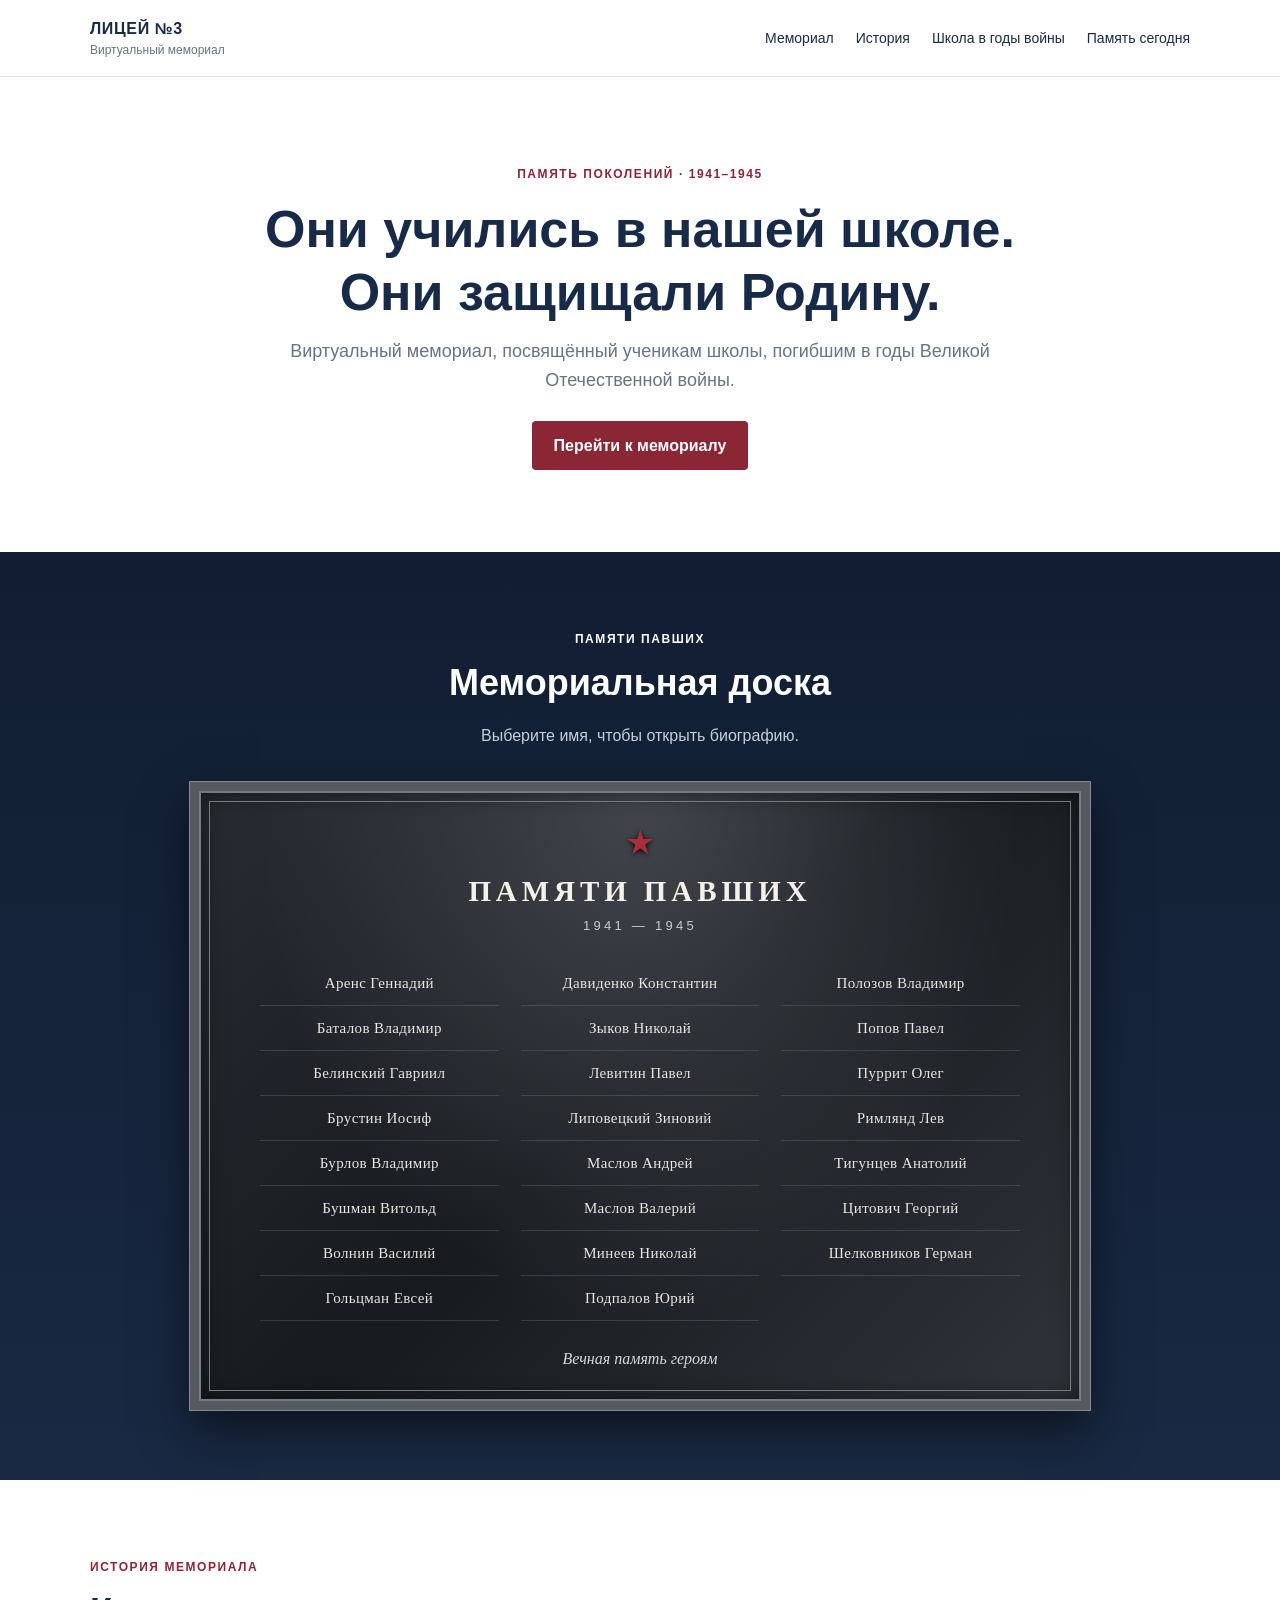
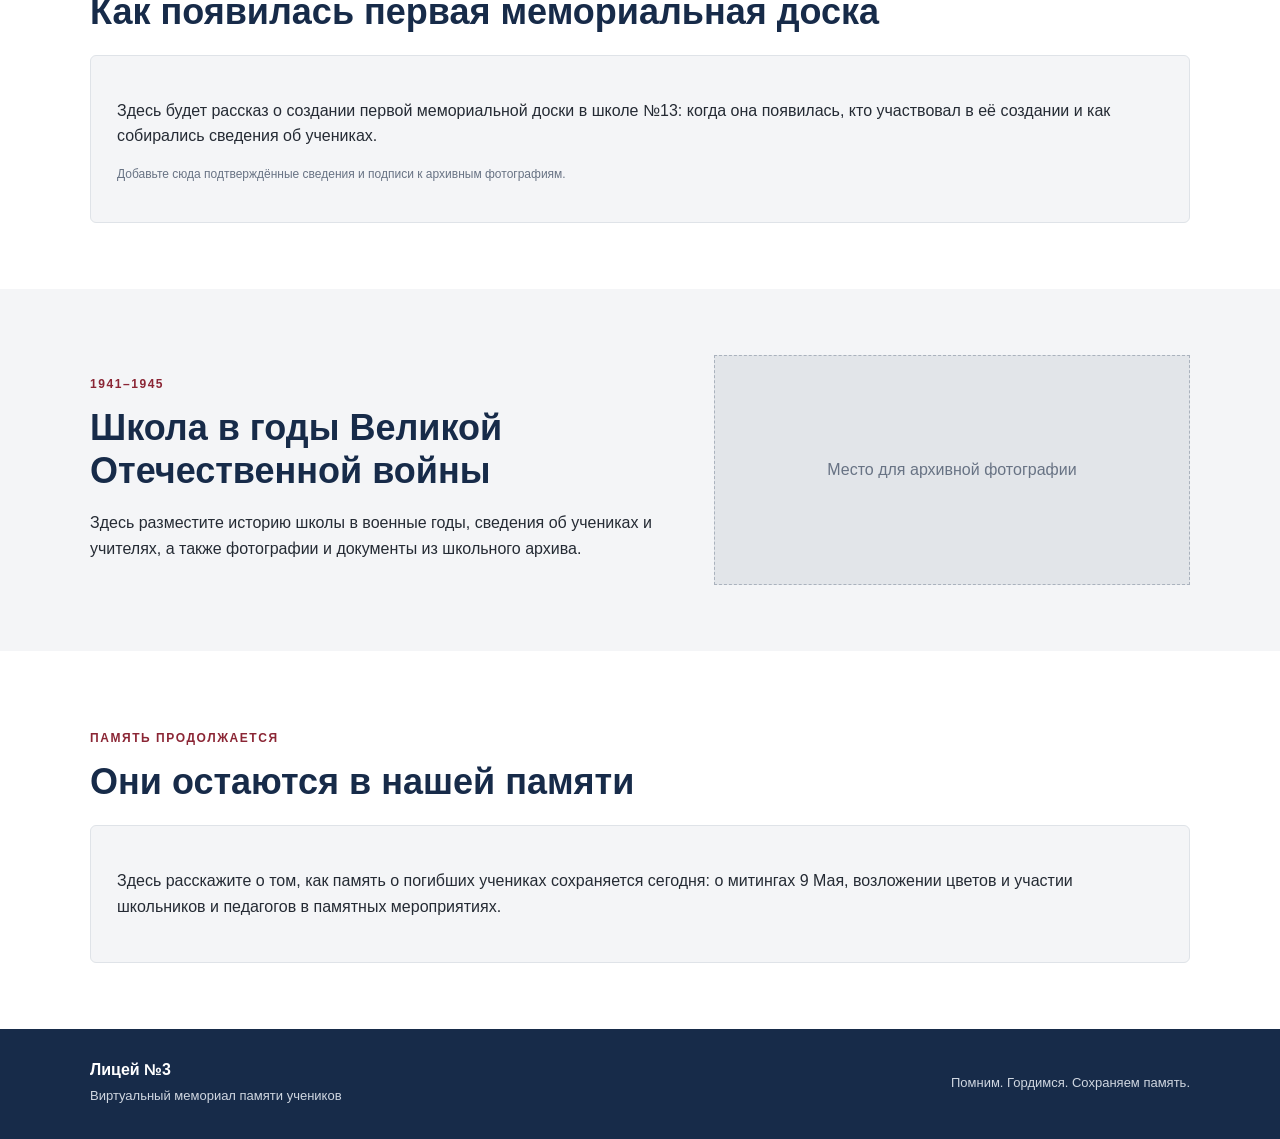
<file: index.html>
<!doctype html>
<html lang="ru">
<head>
  <meta charset="UTF-8">
  <meta name="viewport" content="width=device-width, initial-scale=1.0">
  <meta name="description" content="Виртуальный мемориал памяти учеников школы, погибших в годы Великой Отечественной войны.">
  <title>Онлайн-мемориал | Лицей №3</title>
  <link rel="stylesheet" href="css/style.css">
</head>
<body>
  <header class="site-header">
    <div class="container header-inner">
      <a class="brand" href="#top">ЛИЦЕЙ №3 <span>Виртуальный мемориал</span></a>
      <nav aria-label="Основная навигация">
        <a href="#memorial">Мемориал</a>
        <a href="#history">История</a>
        <a href="#school">Школа в годы войны</a>
        <a href="#memory">Память сегодня</a>
      </nav>
    </div>
  </header>

  <main id="top">
    <section class="intro container">
      <p class="eyebrow">Память поколений · 1941–1945</p>
      <h1>Они учились в нашей школе.<br>Они защищали Родину.</h1>
      <p class="lead">Виртуальный мемориал, посвящённый ученикам школы, погибшим в годы Великой Отечественной войны.</p>
      <a class="button" href="#memorial">Перейти к мемориалу</a>
    </section>

    <section class="memorial-section" id="memorial">
      <div class="container">
        <p class="eyebrow light">Памяти павших</p>
        <h2 class="light">Мемориальная доска</h2>
        <p class="section-lead light">Выберите имя, чтобы открыть биографию.</p>
        <div class="memorial-plaque">
          <div class="star" aria-hidden="true">★</div>
          <h3>ПАМЯТИ ПАВШИХ</h3>
          <p class="plaque-years">1941 — 1945</p>
          <div class="names-grid" id="names-list">
            <!-- Имена будут добавлены из js/biographies.js -->
          </div>
          <p class="eternal-line">Вечная память героям</p>
        </div>
      </div>
    </section>

    <section class="content-section container" id="history">
      <div class="section-heading">
        <p class="eyebrow">История мемориала</p>
        <h2>Как появилась первая мемориальная доска</h2>
      </div>
      <div class="text-card">
        <p>Здесь будет рассказ о создании первой мемориальной доски в школе №13: когда она появилась, кто участвовал в её создании и как собирались сведения об учениках.</p>
        <p class="source-note">Добавьте сюда подтверждённые сведения и подписи к архивным фотографиям.</p>
      </div>
    </section>

    <section class="content-section alt-section" id="school">
      <div class="container two-columns">
        <div>
          <p class="eyebrow">1941–1945</p>
          <h2>Школа в годы Великой Отечественной войны</h2>
          <p>Здесь разместите историю школы в военные годы, сведения об учениках и учителях, а также фотографии и документы из школьного архива.</p>
        </div>
        <div class="archive-placeholder">Место для архивной фотографии</div>
      </div>
    </section>

    <section class="content-section container" id="memory">
      <div class="section-heading">
        <p class="eyebrow">Память продолжается</p>
        <h2>Они остаются в нашей памяти</h2>
      </div>
      <div class="text-card">
        <p>Здесь расскажите о том, как память о погибших учениках сохраняется сегодня: о митингах 9 Мая, возложении цветов и участии школьников и педагогов в памятных мероприятиях.</p>
      </div>
    </section>
  </main>

  <footer class="site-footer">
    <div class="container footer-inner">
      <div><strong>Лицей №3</strong><p>Виртуальный мемориал памяти учеников</p></div>
      <p>Помним. Гордимся. Сохраняем память.</p>
    </div>
  </footer>

  <script src="js/biographies.js"></script>
  <script src="js/main.js"></script>
</body>
</html>
</file>
<file: css/style.css>
:root {
  --navy: #172b49;
  --navy-deep: #101d31;
  --burgundy: #8b2635;
  --paper: #f4f5f7;
  --white: #fff;
  --text: #252b34;
  --muted: #687384;
  --line: #dfe3e8;
}
* { box-sizing: border-box; }
html { scroll-behavior: smooth; }
body { margin: 0; font-family: Arial, Helvetica, sans-serif; color: var(--text); background: var(--white); line-height: 1.6; }
a { color: inherit; }
.container { width: min(1100px, calc(100% - 40px)); margin: 0 auto; }
.site-header { background: var(--white); border-bottom: 1px solid var(--line); }
.header-inner { min-height: 76px; display: flex; align-items: center; justify-content: space-between; gap: 24px; }
.brand { color: var(--navy); text-decoration: none; font-weight: 800; letter-spacing: .04em; }
.brand span { display: block; color: var(--muted); font-size: 12px; font-weight: 400; letter-spacing: 0; }
nav { display: flex; gap: 22px; flex-wrap: wrap; }
nav a, .back-link { color: var(--navy); text-decoration: none; font-size: 14px; }
nav a:hover, .back-link:hover, .text-link:hover { color: var(--burgundy); }

.intro { padding: 76px 0 82px; text-align: center; }
.eyebrow { color: var(--burgundy); text-transform: uppercase; font-size: 12px; font-weight: 700; letter-spacing: .13em; }
h1, h2, h3 { color: var(--navy); line-height: 1.2; }
h1 { font-size: clamp(32px, 5vw, 52px); margin: 14px 0; }
h2 { font-size: clamp(26px, 3vw, 36px); margin: 8px 0 18px; }
.lead { max-width: 700px; margin: 0 auto 26px; color: var(--muted); font-size: 18px; }
.button { display: inline-block; padding: 12px 22px; background: var(--burgundy); color: white; border-radius: 4px; text-decoration: none; font-weight: 700; }
.button:hover { background: #6f1e2b; }

/* Мемориальная часть */
.memorial-section {
  padding: 66px 0 70px;
  background: linear-gradient(180deg, #111e32 0%, #192943 100%);
  text-align: center;
}
.light { color: var(--white); }
.section-lead { color: #c7cfda; }
.memorial-plaque {
  position: relative;
  max-width: 900px;
  margin: 34px auto 0;
  padding: 34px clamp(18px, 4vw, 54px) 30px;
  color: #f4f1e9;
  background:
    radial-gradient(ellipse at 50% 0%, #42464c 0%, transparent 62%),
    linear-gradient(135deg, #282c32 0%, #171a1f 48%, #30343a 100%);
  border: 9px solid #555a61;
  outline: 1px solid #858a90;
  box-shadow: 0 20px 45px #0008, inset 0 0 0 2px #777b80, inset 0 0 28px #0009;
}
.memorial-plaque::before {
  content: "";
  position: absolute;
  inset: 10px;
  border: 1px solid #777b80;
  pointer-events: none;
}
.star { color: #a72e3d; font-size: 34px; line-height: 1; text-shadow: 0 1px 5px #000; }
.memorial-plaque h3 {
  color: #f4f1e9;
  font-family: Georgia, "Times New Roman", serif;
  font-size: clamp(21px, 3vw, 29px);
  letter-spacing: .17em;
  margin: 15px 0 7px;
}
.plaque-years { color: #c6cbd2; letter-spacing: .25em; font-size: 13px; margin: 0; }
.plaque-rule { width: 100px; height: 1px; background: #8b2635; margin: 22px auto; }
.names-grid {
  display: grid;
  /* Заполнение сверху вниз: 8 имён в каждом из трёх столбцов */
  grid-auto-flow: column;
  grid-template-columns: repeat(3, minmax(0, 1fr));
  grid-template-rows: repeat(8, auto);
  gap: 0 22px;
  margin: 24px auto;
  max-width: 760px;
}
.name-link {
  display: block;
  padding: 10px 6px;
  border-bottom: 1px solid #777b8055;
  color: #e9e6df;
  text-decoration: none;
  font-family: Georgia, "Times New Roman", serif;
  font-size: 15px;
  letter-spacing: .025em;
  transition: color .18s ease, background .18s ease;
}
.name-link:hover, .name-link:focus {
  color: #fff;
  background: #8b263544;
  outline: 1px solid #a94b58;
}
.eternal-line { color: #d5d8dd; font-family: Georgia, "Times New Roman", serif; font-style: italic; margin: 25px 0 0; }
.notice, .source-note { color: var(--muted); font-size: 12px; }
.notice { margin: 18px auto 0; max-width: 760px; }

.content-section { padding: 66px 0; }
.section-heading { margin-bottom: 22px; }
.text-card { background: var(--paper); border: 1px solid var(--line); padding: 26px; border-radius: 6px; }
.alt-section { background: var(--paper); }
.two-columns { display: grid; grid-template-columns: 1.1fr .9fr; align-items: center; gap: 42px; }
.archive-placeholder { min-height: 230px; display: grid; place-items: center; background: #e2e5e9; color: var(--muted); border: 1px dashed #aab2bd; }
.site-footer { background: var(--navy); color: white; padding: 28px 0; }
.footer-inner { display: flex; justify-content: space-between; align-items: center; gap: 20px; }
.footer-inner p { margin: 4px 0; color: #d0d7e1; font-size: 13px; }
.biography-page { padding-top: 52px; padding-bottom: 70px; }
.biography-layout { display: grid; grid-template-columns: minmax(220px, 340px) 1fr; gap: 38px; margin-top: 28px; }
.person-photo { width: 100%; height: auto; display: block; border: 8px solid var(--paper); }
.biography-text { background: var(--paper); padding: 26px; border-radius: 6px; text-align: justify; }
.text-link { color: var(--burgundy); }
[hidden] { display: none !important; }

@media (max-width: 720px) {
  .header-inner, .footer-inner { align-items: flex-start; flex-direction: column; padding: 16px 0; }
  nav { gap: 12px 18px; }
  .intro { padding: 52px 0; }
  .memorial-section { padding: 48px 0 52px; }
  .memorial-plaque { padding: 28px 14px 24px; border-width: 6px; }
  .memorial-plaque::before { inset: 7px; }
  .names-grid {
    grid-template-columns: repeat(2, minmax(0, 1fr));
    grid-template-rows: repeat(12, auto);
    gap: 0 10px;
  }
  .name-link { font-size: 13px; }
  .two-columns, .biography-layout { grid-template-columns: 1fr; }
}
</file>
